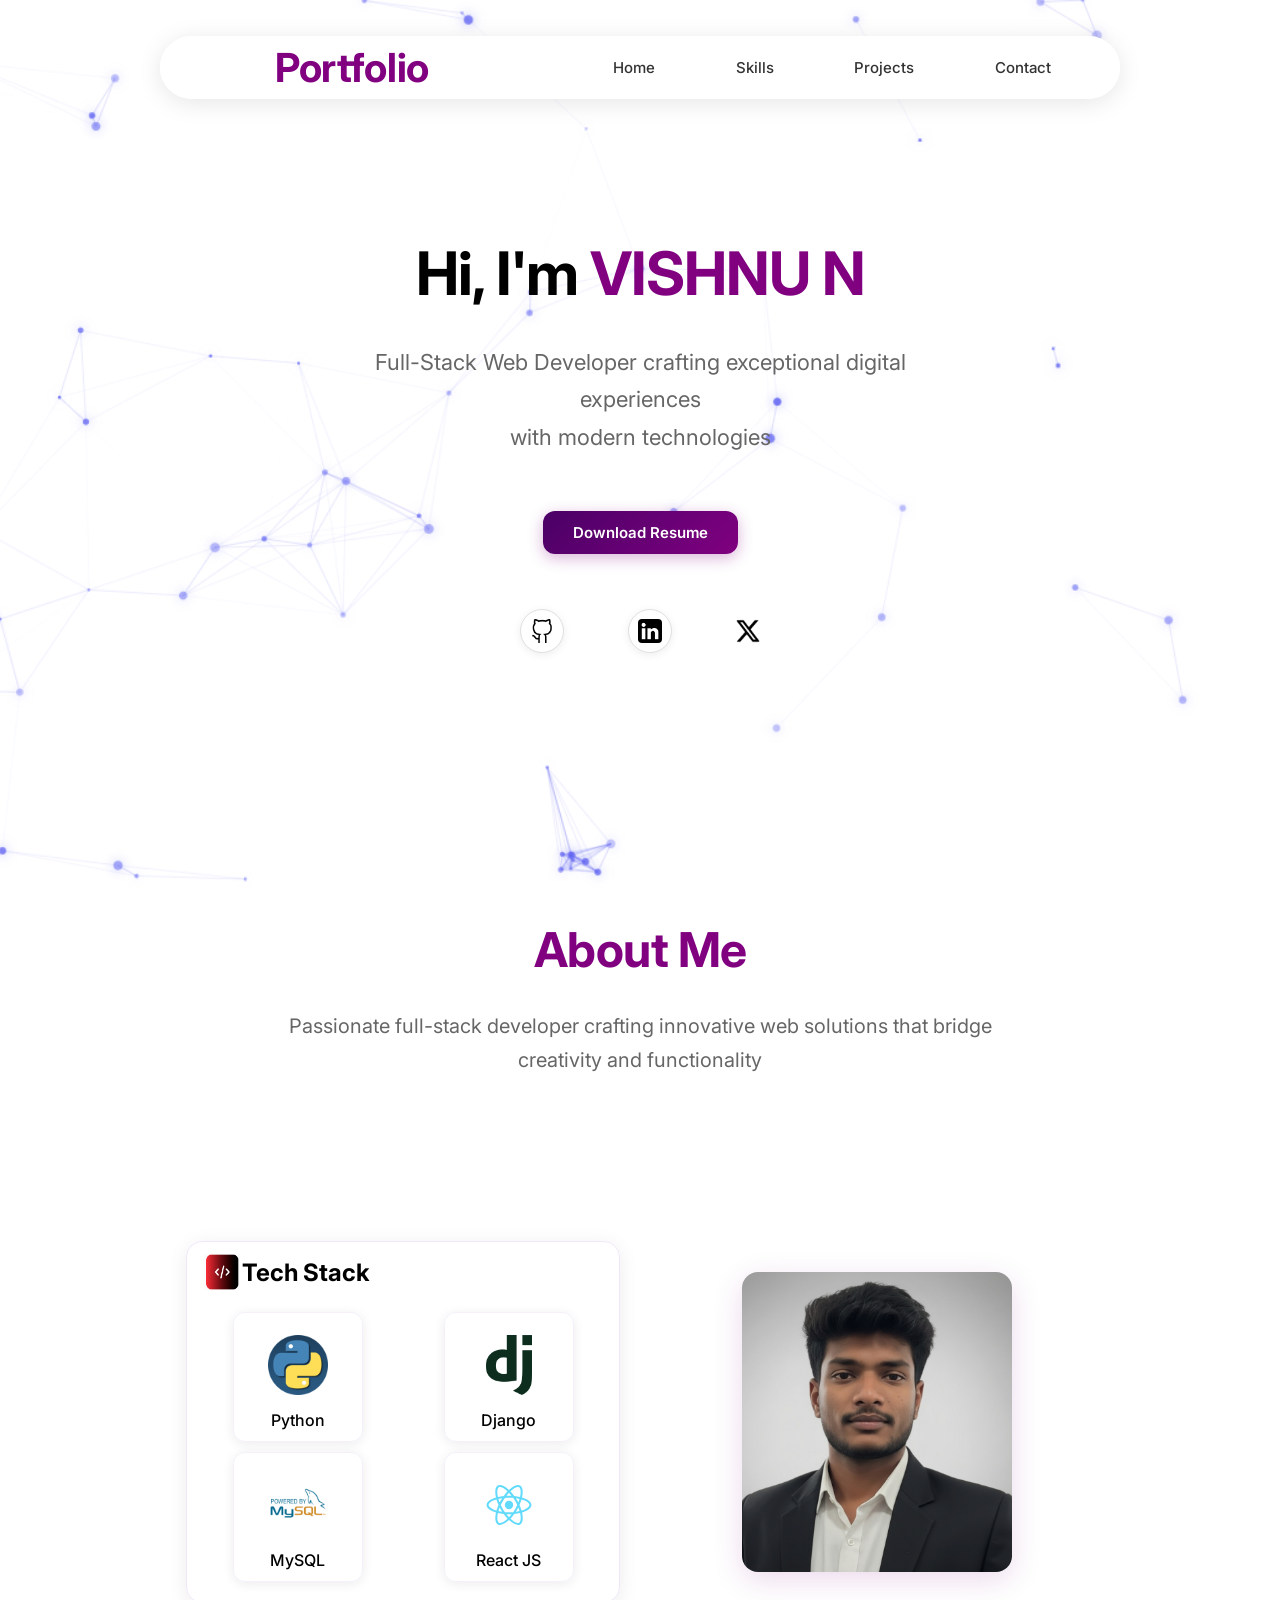
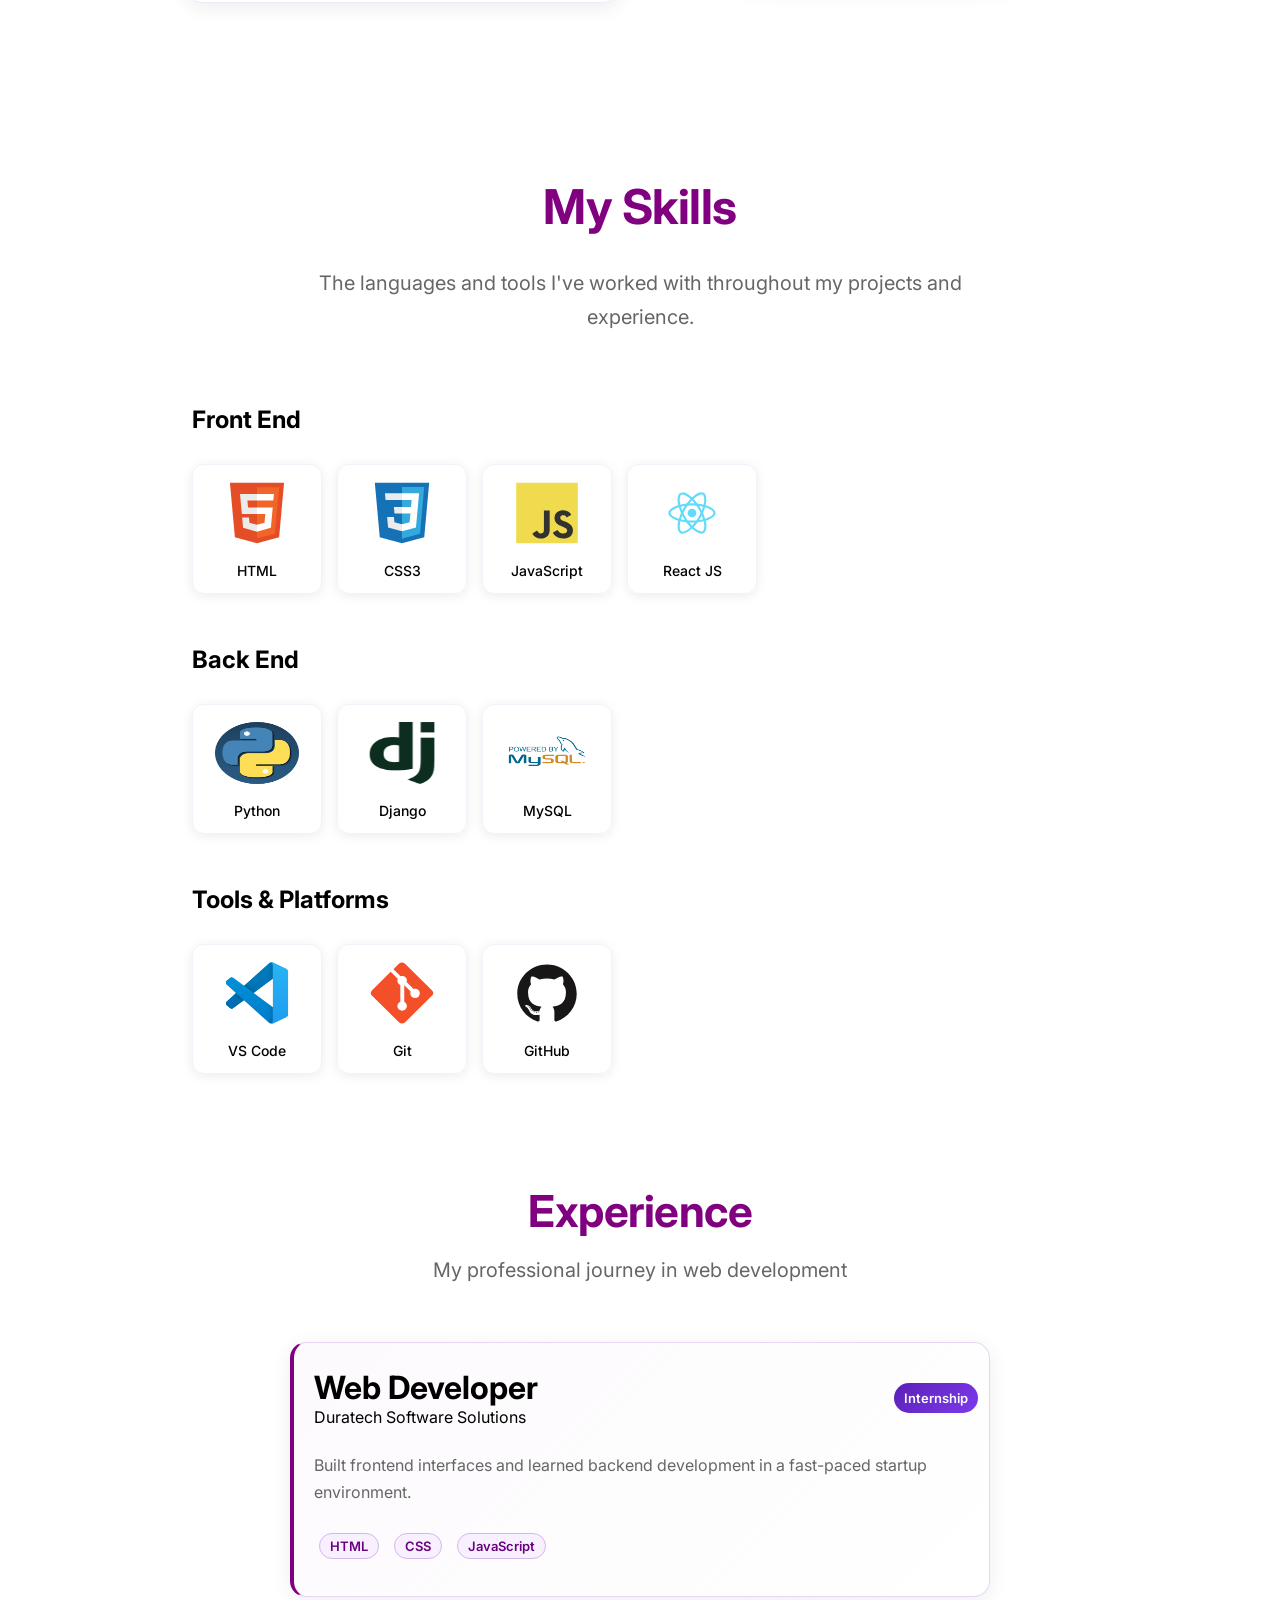
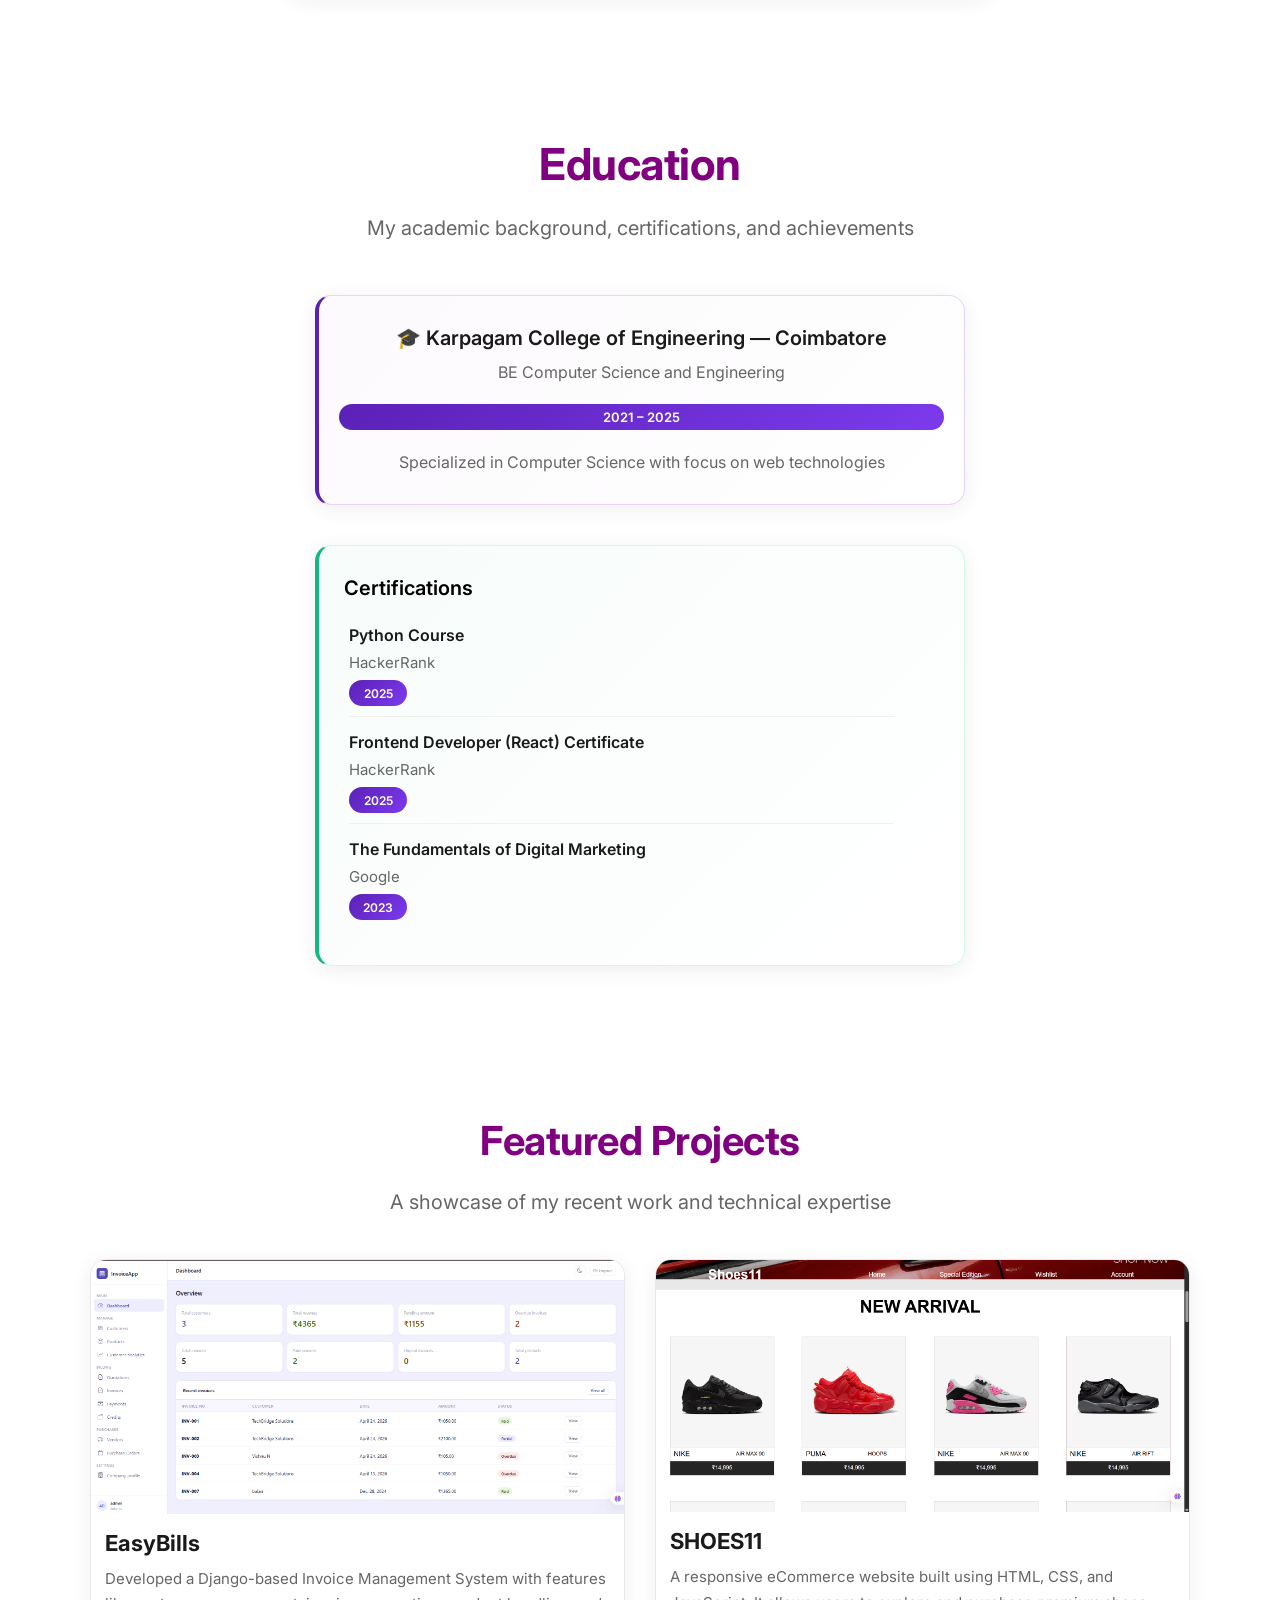
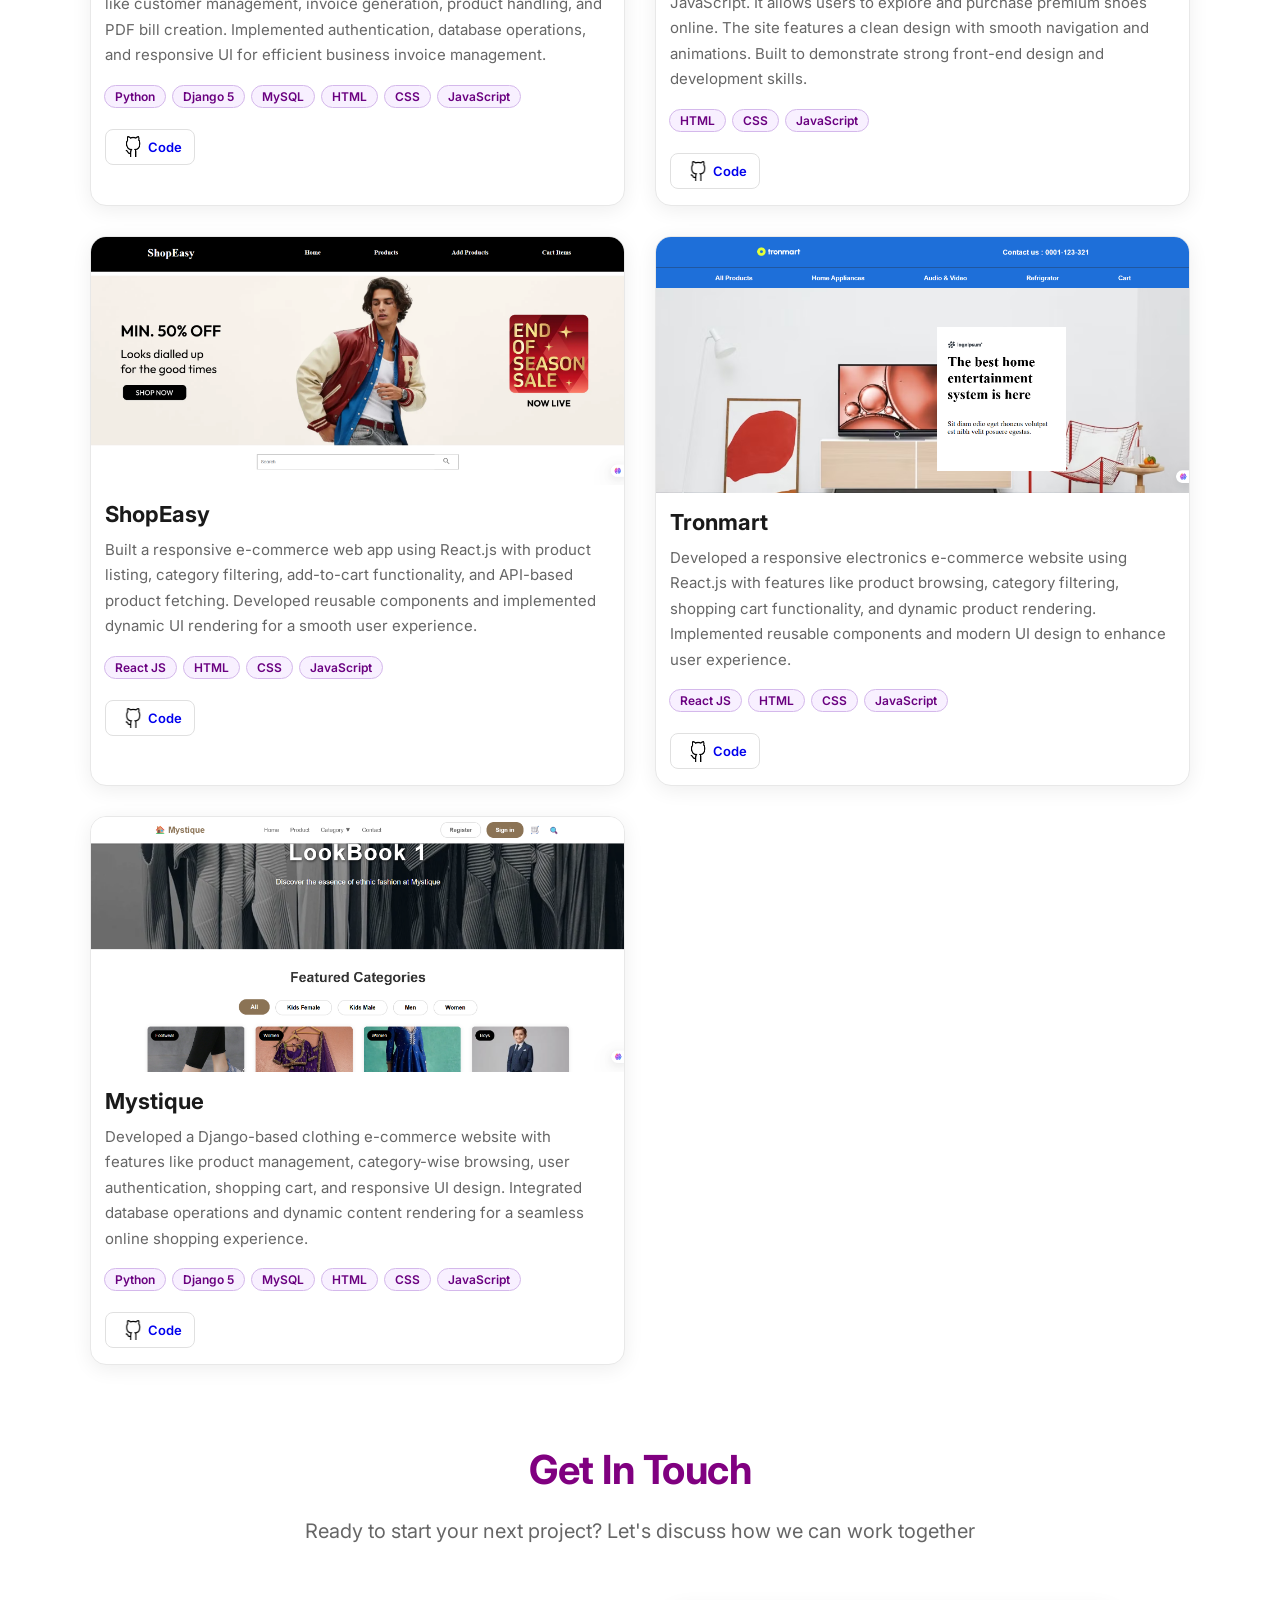
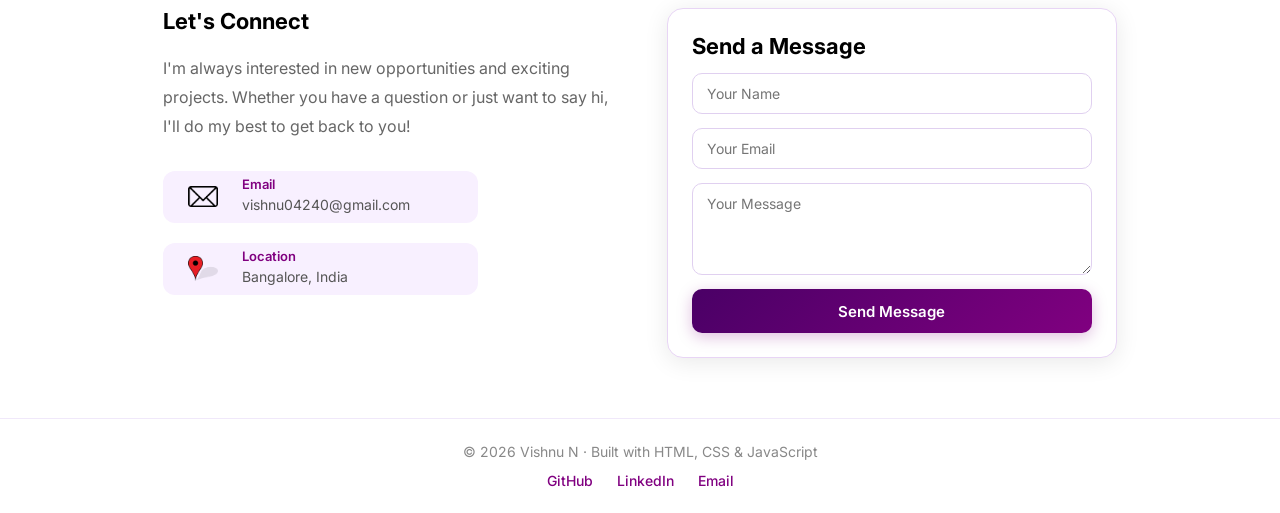
<file: index.html>
<!DOCTYPE html>
<html lang="en">

<head>
    <meta charset="UTF-8">
    <meta name="viewport" content="width=device-width, initial-scale=1.0">
    <link rel="stylesheet" href="./style.css">
    <link rel="preconnect" href="https://fonts.googleapis.com">
    <link href="https://fonts.googleapis.com/css2?family=Inter:wght@400;500;600;700&display=swap" rel="stylesheet">
    <title>VISHNU'S PORTFOLIO</title>
</head>

<body>
    <div class="container">
        <div class="nav">
            <div class="header">
                <div class="head">
                    <h1>Portfolio</h1>
                </div>
                <div class="hamburger" id="hamburger" aria-label="Open menu" role="button" tabindex="0">
                    <span></span>
                    <span></span>
                    <span></span>
                </div>
                <div class="options" id="navOptions">
                    <ul>
                        <li><a href="./index.html">Home</a></li>
                        <li><a href="#skill">Skills</a></li>
                        <li><a href="#projects">Projects</a></li>
                        <li><a href="#contact">Contact</a></li>
                    </ul>
                </div>
            </div>
        </div>

        <div class="poster">
            <div class="main">
                <div class="content">
                    <h1>Hi, I'm <span>VISHNU N</span></h1>
                    <p>Full-Stack Web Developer crafting exceptional digital experiences <br> with modern technologies</p>
                    <button><a href="./resume/vishnu-n_resume.pdf">Download Resume</a></button>
                </div>
                <div class="link">
                    <a href="https://github.com/vishnu04240" target="_blank" title="GitHub"><img src="./links/github-2.jpg" alt="GitHub"></a>
                    <a href="https://www.linkedin.com/in/vishnu-n-039a5b269/" target="_blank" title="LinkedIn"><img src="./links/linkedin.png" alt="LinkedIn"></a>
                    <img src="./links/x.png" alt="X / Twitter">
                </div>
            </div>
        </div>

        <!-- ABOUT -->
        <div class="about">
            <div class="head">
                <h1>About Me</h1>
                <p>Passionate full-stack developer crafting innovative web solutions that bridge<br> creativity and functionality</p>
            </div>
            <div class="container2">
                <div class="content">
                    <div class="tech"><img src="./skills/tech.png" alt="">
                        <h2>Tech Stack</h2>
                    </div>
                    <div class="skills">
                        <div class="sbox"><img src="./skills/python-8665904_1280.png" alt="Python">
                            <p>Python</p>
                        </div>
                        <div class="sbox"><img src="./skills/icons8-django-96.png" alt="Django">
                            <p>Django</p>
                        </div>
                        <div class="sbox"><img src="./skills/mysql-logo.png" alt="MySQL">
                            <p>MySQL</p>
                        </div>
                        <div class="sbox"><img src="./mainskills/React.svg" alt="React">
                            <p>React JS</p>
                        </div>
                        <p id="skill"></p>
                    </div>
                </div>
                <div class="dp">
                    <div class="photo"></div>
                </div>
            </div>
        </div>

        <!-- SKILLS -->
        <div class="mainskills">
            <div class="head">
                <h1 id="skills">My Skills</h1>
                <p>The languages and tools I've worked with throughout my projects and <br>experience.</p>
            </div>
            <div class="content">
                <div class="box">
                    <div class="heading">
                        <h2>Front End</h2>
                    </div>
                    <div class="container">
                        <div class="logocon">
                            <div class="logo"><img src="./mainskills/html5.svg" alt="HTML5"></div>
                            <div class="name"><p>HTML</p></div>
                        </div>
                        <div class="logocon">
                            <div class="logo"><img src="./mainskills/css3.svg" alt="CSS3"></div>
                            <div class="name"><p>CSS3</p></div>
                        </div>
                        <div class="logocon">
                            <div class="logo"><img src="./mainskills/javascript.svg" alt="JavaScript"></div>
                            <div class="name"><p>JavaScript</p></div>
                        </div>
                        <div class="logocon">
                            <div class="logo"><img src="./mainskills/React.svg" alt="React"></div>
                            <div class="name"><p>React JS</p></div>
                        </div>
                    </div>
                </div>
                <div class="box">
                    <div class="heading">
                        <h2>Back End</h2>
                    </div>
                    <div class="container">
                        <div class="logocon">
                            <div class="logo"><img src="./skills/python-8665904_1280.png" alt="Python"></div>
                            <div class="name"><p>Python</p></div>
                        </div>
                        <div class="logocon">
                            <div class="logo"><img src="./skills/icons8-django-96.png" alt="Django"></div>
                            <div class="name"><p>Django</p></div>
                        </div>
                        <div class="logocon">
                            <div class="logo"><img src="./skills/mysql-logo.png" alt="MySQL"></div>
                            <div class="name"><p>MySQL</p></div>
                        </div>
                    </div>
                </div>
                <div class="box">
                    <div class="heading">
                        <h2>Tools & Platforms</h2>
                    </div>
                    <div class="container">
                        <div class="logocon">
                            <div class="logo"><img src="./mainskills/vscode.svg" alt="VS Code"></div>
                            <div class="name"><p>VS Code</p></div>
                        </div>
                        <div class="logocon">
                            <div class="logo"><img src="./mainskills/git.svg" alt="Git"></div>
                            <div class="name"><p>Git</p></div>
                        </div>
                        <div class="logocon">
                            <div class="logo"><img src="./mainskills/github.svg" alt="GitHub"></div>
                            <div class="name"><p>GitHub</p></div>
                        </div>
                    </div>
                </div>
            </div>
        </div>

        <!-- EXPERIENCE -->
        <div class="experience">
            <div class="head">
                <h1>Experience</h1>
                <p>My professional journey in web development</p>
            </div>
            <div class="content">
                <div class="heading">
                    <div class="con">
                        <h1>Web Developer</h1>
                        <p>Duratech Software Solutions</p>
                    </div>
                    <div class="con2">
                        <span><p>Internship</p></span>
                    </div>
                </div>
                <div class="para">
                    Built frontend interfaces and learned backend development in a fast-paced startup environment.
                </div>
                <div class="tech">
                    <span>HTML</span>
                    <span>CSS</span>
                    <span>JavaScript</span>
                </div>
            </div>
        </div>

        <!-- EDUCATION -->
        <div class="education">
            <div class="head">
                <h1>Education</h1>
                <p>My academic background, certifications, and achievements</p>
            </div>
            <div class="content">
                <div class="box">
                    <h2>🎓 Karpagam College of Engineering — Coimbatore</h2>
                    <p>BE Computer Science and Engineering</p>
                    <span>2021 – 2025</span>
                    <p>Specialized in Computer Science with focus on web technologies</p>
                </div>
                <div class="box2">
                    <h2>Certifications</h2>
                    <div class="ssbox">
                        <h3>Python Course</h3>
                        <p>HackerRank</p>
                        <span>2025</span>
                    </div>
                    <div class="ssbox">
                        <h3>Frontend Developer (React) Certificate</h3>
                        <p>HackerRank</p>
                        <span>2025</span>
                    </div>
                    <div class="ssbox">
                        <h3>The Fundamentals of Digital Marketing</h3>
                        <p>Google</p>
                        <span>2023</span>
                    </div>
                </div>
                <p id="projects"></p>
            </div>
        </div>

        <!-- PROJECTS -->
        <div class="project">
            <div class="head">
                <h1>Featured Projects</h1>
                <p>A showcase of my recent work and technical expertise</p>
            </div>
            <div class="conta">

                <!-- EasyBills -->
                <div class="box">
                    <div class="photo"><img src="./projects/invoice.png" alt="EasyBills project"></div>
                    <div class="define">
                        <h1>EasyBills</h1>
                        <p>Developed a Django-based Invoice Management System with features like customer management, invoice generation, product handling, and PDF bill creation. Implemented authentication, database operations, and responsive UI for efficient business invoice management.</p>
                    </div>
                    <div class="tech">
                        <span>Python</span><span>Django 5</span><span>MySQL</span><span>HTML</span><span>CSS</span><span>JavaScript</span>
                    </div>
                    <div class="btnc" style="display:flex; gap:10px;">
                        <a href="https://github.com/vishnu04240/easybill" target="_blank" style="text-decoration:none;">
                            <div class="sbbb">
                                <div class="logo"><img src="./links/github-2.jpg" alt="GitHub"></div>
                                <div class="text">Code</div>
                            </div>
                        </a>
                        
                    </div>
                </div>

                <!-- SHOES11 -->
                <div class="box">
                    <div class="photo"><img src="./projects/shoes11.png" alt="SHOES11 project"></div>
                    <div class="define">
                        <h1>SHOES11</h1>
                        <p>A responsive eCommerce website built using HTML, CSS, and JavaScript. It allows users to explore and purchase premium shoes online. The site features a clean design with smooth navigation and animations. Built to demonstrate strong front-end design and development skills.</p>
                    </div>
                    <div class="tech">
                        <span>HTML</span><span>CSS</span><span>JavaScript</span>
                    </div>
                    <div class="btnc" style="display:flex; gap:10px;">
                        <a href="https://github.com/vishnu04240/shoes11" target="_blank" style="text-decoration:none;">
                            <div class="sbbb">
                                <div class="logo"><img src="./links/github-2.jpg" alt="GitHub"></div>
                                <div class="text">Code</div>
                            </div>
                        </a>
                        
                    </div>
                </div>

                <!-- ShopEasy -->
                <div class="box">
                    <div class="photo"><img src="./projects/shopeasy.png" alt="ShopEasy project"></div>
                    <div class="define">
                        <h1>ShopEasy</h1>
                        <p>Built a responsive e-commerce web app using React.js with product listing, category filtering, add-to-cart functionality, and API-based product fetching. Developed reusable components and implemented dynamic UI rendering for a smooth user experience.</p>
                    </div>
                    <div class="tech">
                        <span>React JS</span><span>HTML</span><span>CSS</span><span>JavaScript</span>
                    </div>
                    <div class="btnc" style="display:flex; gap:10px;">
                        <a href="https://github.com/vishnu04240/storeshops" target="_blank" style="text-decoration:none;">
                            <div class="sbbb">
                                <div class="logo"><img src="./links/github-2.jpg" alt="GitHub"></div>
                                <div class="text">Code</div>
                            </div>
                        </a>
                        
                    </div>
                </div>

                <!-- Tronmart -->
                <div class="box">
                    <div class="photo"><img src="./projects/tronmart.png" alt="Tronmart project"></div>
                    <div class="define">
                        <h1>Tronmart</h1>
                        <p>Developed a responsive electronics e-commerce website using React.js with features like product browsing, category filtering, shopping cart functionality, and dynamic product rendering. Implemented reusable components and modern UI design to enhance user experience.</p>
                    </div>
                    <div class="tech">
                        <span>React JS</span><span>HTML</span><span>CSS</span><span>JavaScript</span>
                    </div>
                    <div class="btnc">
                        <a href="https://github.com/vishnu04240/tronmart" target="_blank" style="text-decoration:none;">
                            <div class="sbbb">
                                <div class="logo"><img src="./links/github-2.jpg" alt="GitHub"></div>
                                <div class="text">Code</div>
                            </div>
                        </a>
                    </div>
                </div>

                <!-- Mystique -->
                <div class="box">
                    <div class="photo"><img src="./projects/clothing.png" alt="Mystique project"></div>
                    <div class="define">
                        <h1>Mystique</h1>
                        <p>Developed a Django-based clothing e-commerce website with features like product management, category-wise browsing, user authentication, shopping cart, and responsive UI design. Integrated database operations and dynamic content rendering for a seamless online shopping experience.</p>
                    </div>
                    <div class="tech">
                        <span>Python</span><span>Django 5</span><span>MySQL</span><span>HTML</span><span>CSS</span><span>JavaScript</span>
                    </div>
                    <div class="btnc">
                        <a href="https://github.com/divyanshugithubgoyal/Online_Cloth_Store/tree/main/mystique_store" target="_blank" style="text-decoration:none;">
                            <div class="sbbb">
                                <div class="logo"><img src="./links/github-2.jpg" alt="GitHub"></div>
                                <div class="text">Code</div>
                            </div>
                        </a>
                    </div>
                </div>

            </div>
            <p id="contact"></p>
        </div>

        <!-- CONTACT -->
        <div class="contact">
            <div class="head">
                <h1>Get In Touch</h1>
                <p>Ready to start your next project? Let's discuss how we can work together</p>
            </div>
            <div class="mainbox">
                <div class="connect">
                    <h2>Let's Connect</h2>
                    <p>I'm always interested in new opportunities and exciting projects. Whether you have a question or just want to say hi, I'll do my best to get back to you!</p>
                    <div class="cbox">
                        <div class="img"><img src="./contact/email.webp" alt="Email"></div>
                        <div class="details">
                            <h3>Email</h3>
                            <p>vishnu04240@gmail.com</p>
                        </div>
                    </div>
                    <div class="cbox">
                        <div class="img"><img src="./contact/loc2.webp" alt="Location"></div>
                        <div class="details">
                            <h3>Location</h3>
                            <p>Bangalore, India</p>
                        </div>
                    </div>
                </div>
                <!-- FIXED: Formspree contact form -->
                <form class="message" action="https://formspree.io/f/xzdovqol" method="POST">
                    <h2>Send a Message</h2>
                    <input type="text" name="name" placeholder="Your Name" required>
                    <input type="email" name="email" placeholder="Your Email" required>
                    <textarea name="message" placeholder="Your Message" rows="4" required></textarea>
                    <button type="submit" class="button">Send Message</button>
                </form>
            </div>
        </div>

        <!-- FOOTER -->
        <footer class="footer">
            <p>© 2026 Vishnu N · Built with HTML, CSS & JavaScript</p>
            <div class="footer-links">
                <a href="https://github.com/vishnu04240" target="_blank">GitHub</a>
                <a href="https://www.linkedin.com/in/vishnu-n-039a5b269/" target="_blank">LinkedIn</a>
                <a href="mailto:vishnu04240@gmail.com">Email</a>
            </div>
        </footer>
    </div>

    <script>
        const hamburger = document.getElementById('hamburger');
        const navOptions = document.getElementById('navOptions');

        hamburger.addEventListener('click', () => {
            navOptions.classList.toggle('open');
            hamburger.classList.toggle('active');
        });

        navOptions.querySelectorAll('a').forEach(link => {
            link.addEventListener('click', () => {
                navOptions.classList.remove('open');
                hamburger.classList.remove('active');
            });
        });

        document.addEventListener('click', (e) => {
            if (!hamburger.contains(e.target) && !navOptions.contains(e.target)) {
                navOptions.classList.remove('open');
                hamburger.classList.remove('active');
            }
        });
    </script>
</body>
</html>
</file>
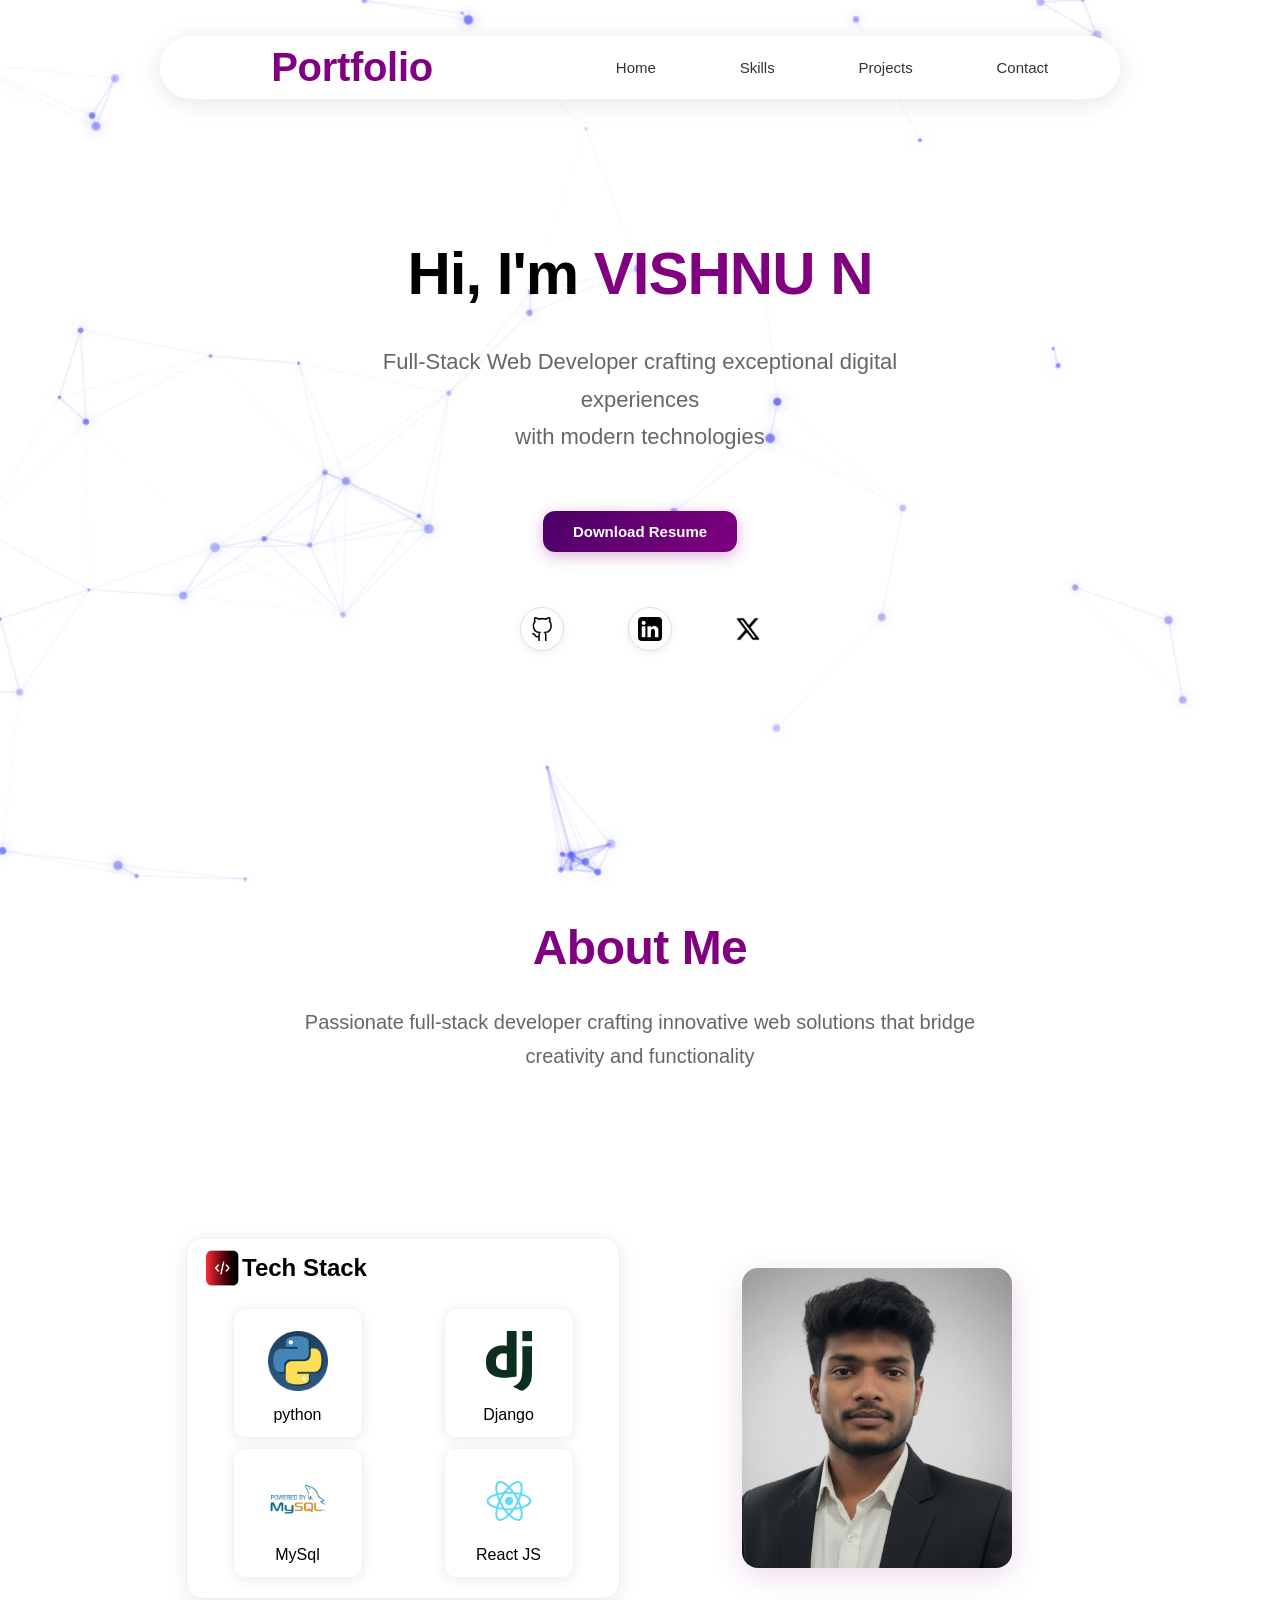
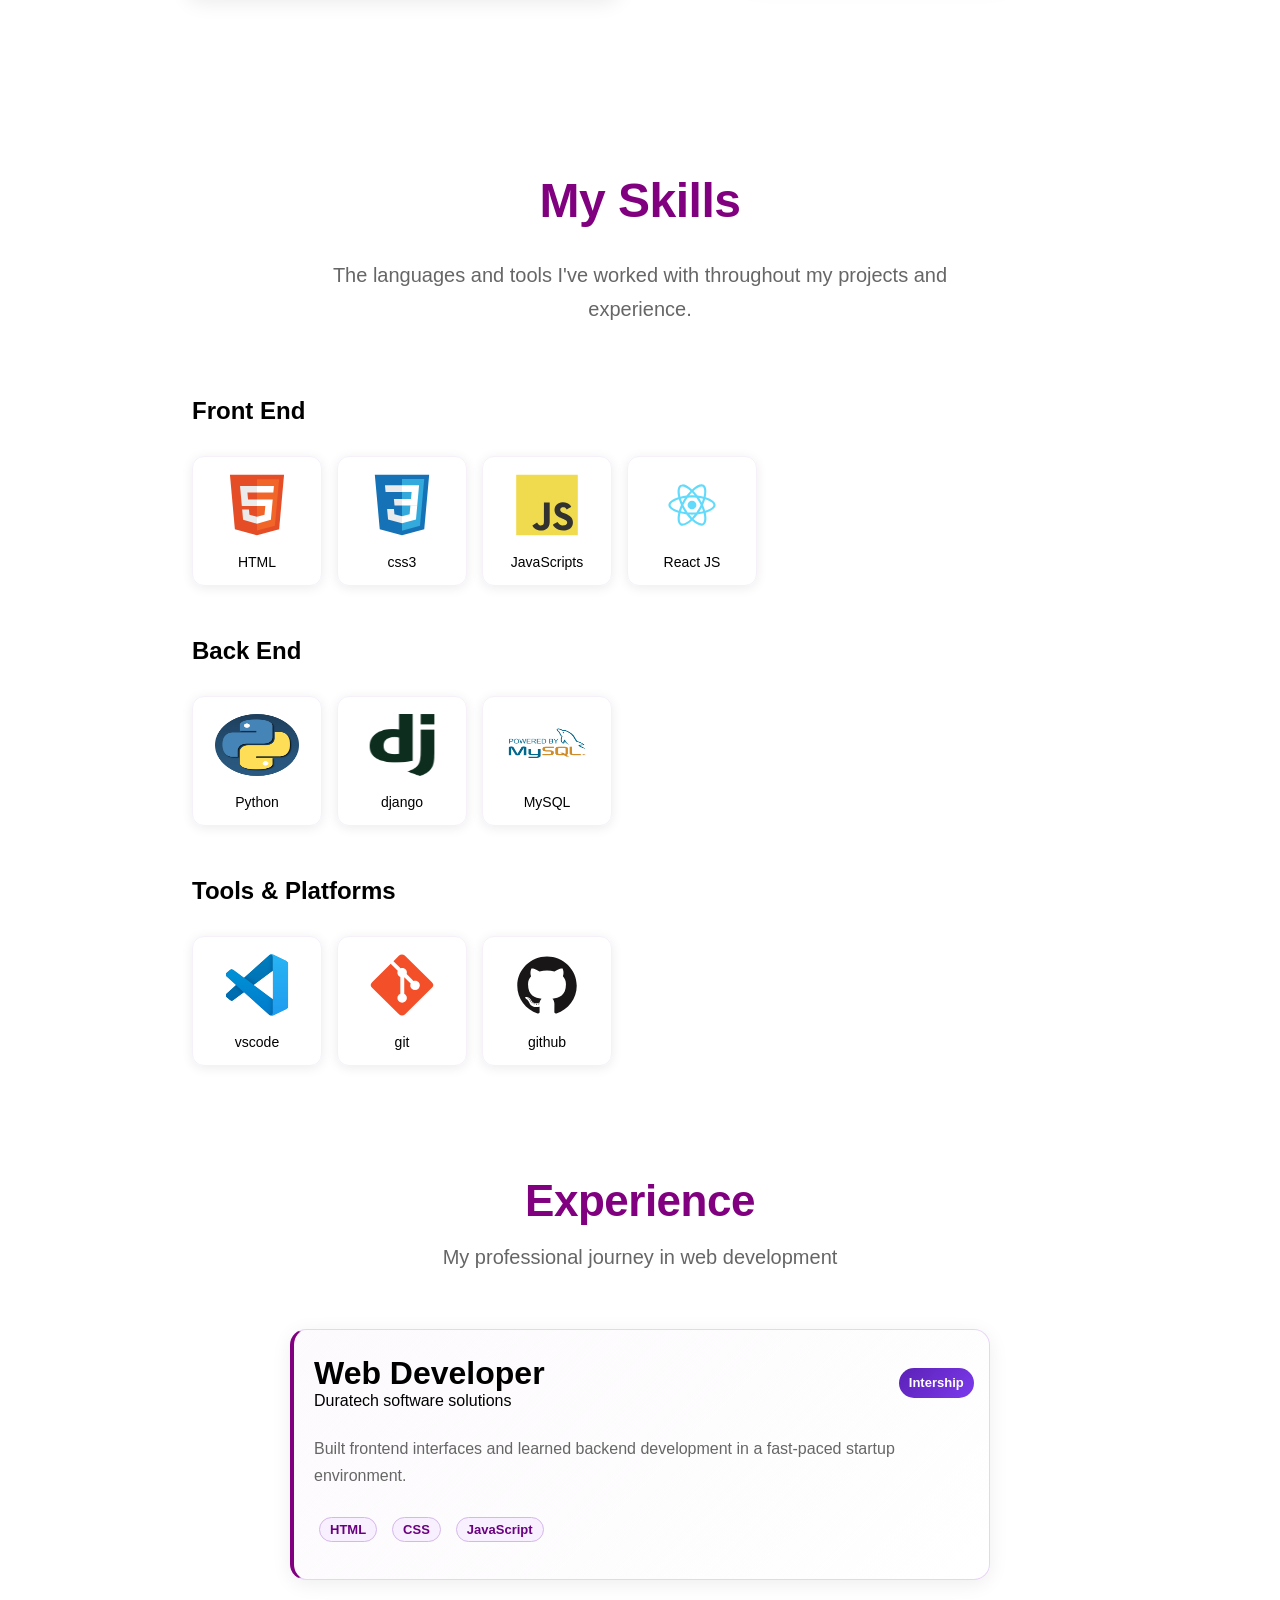
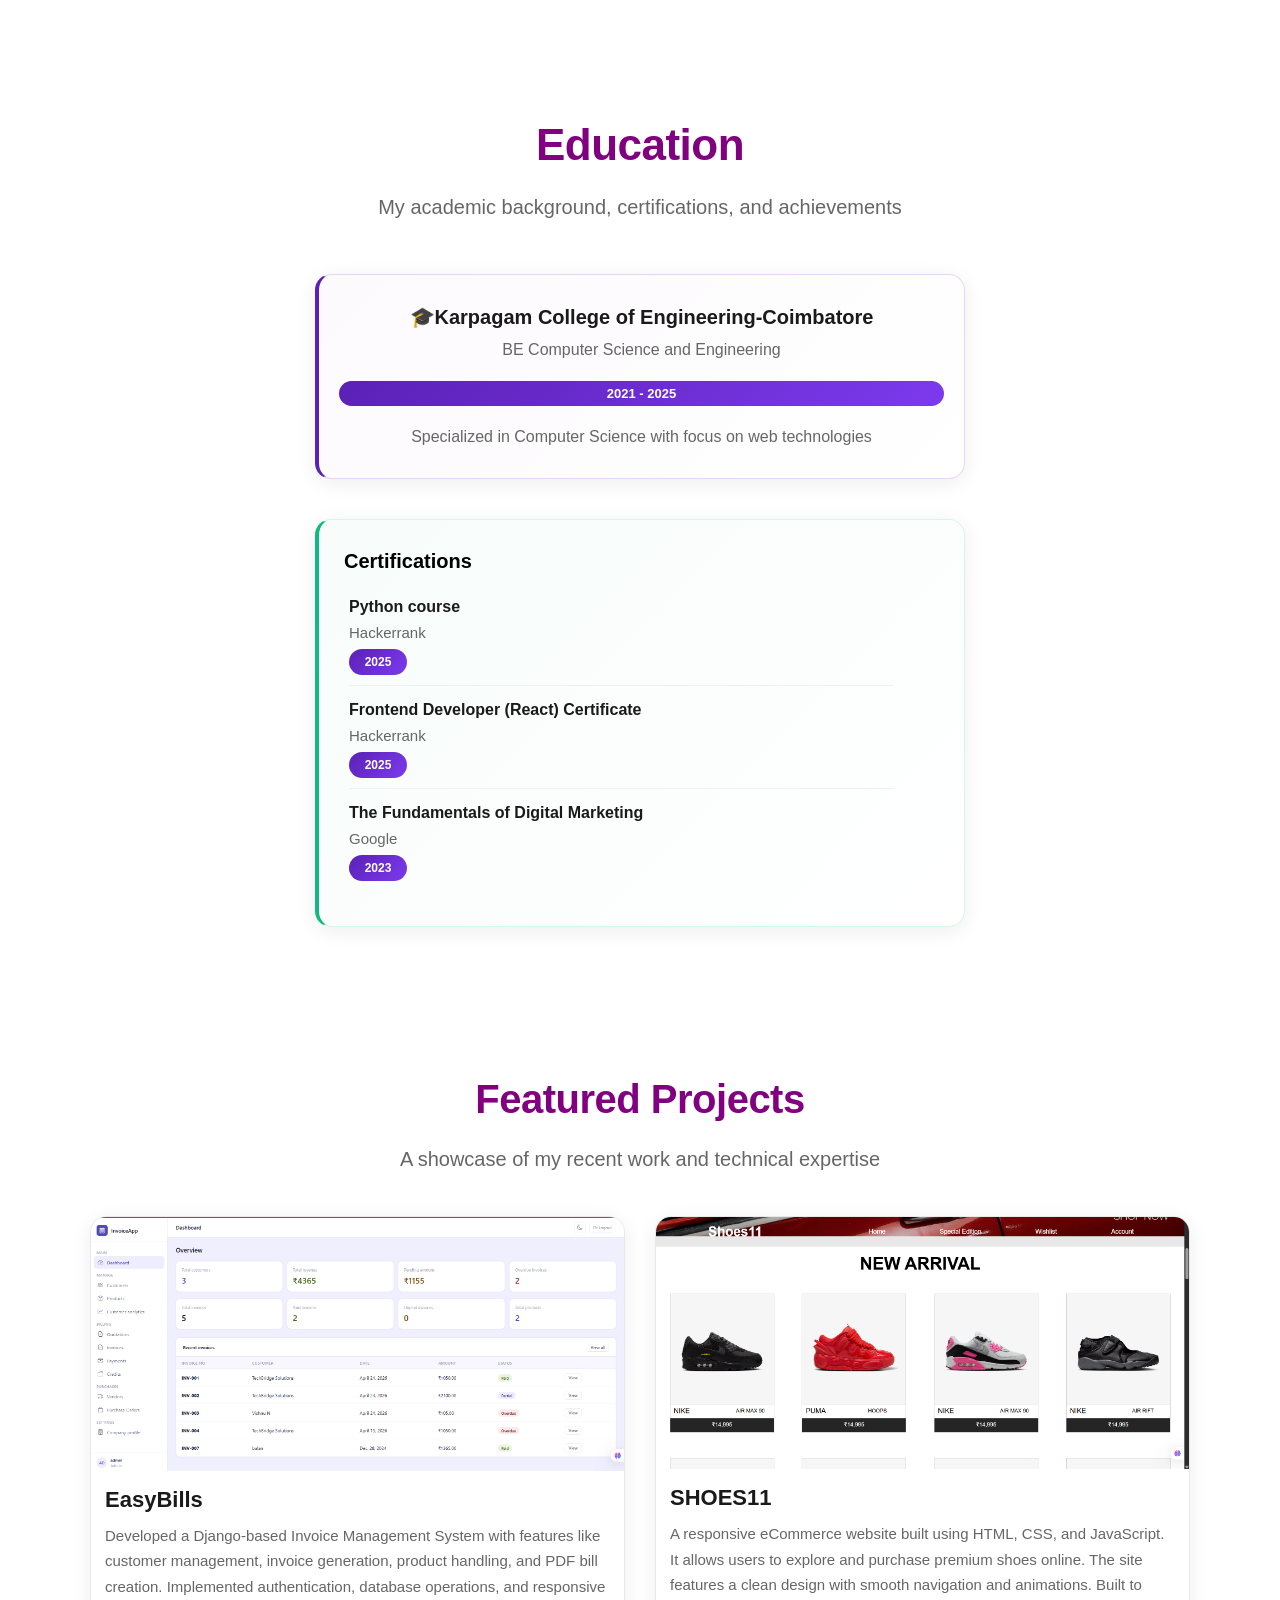
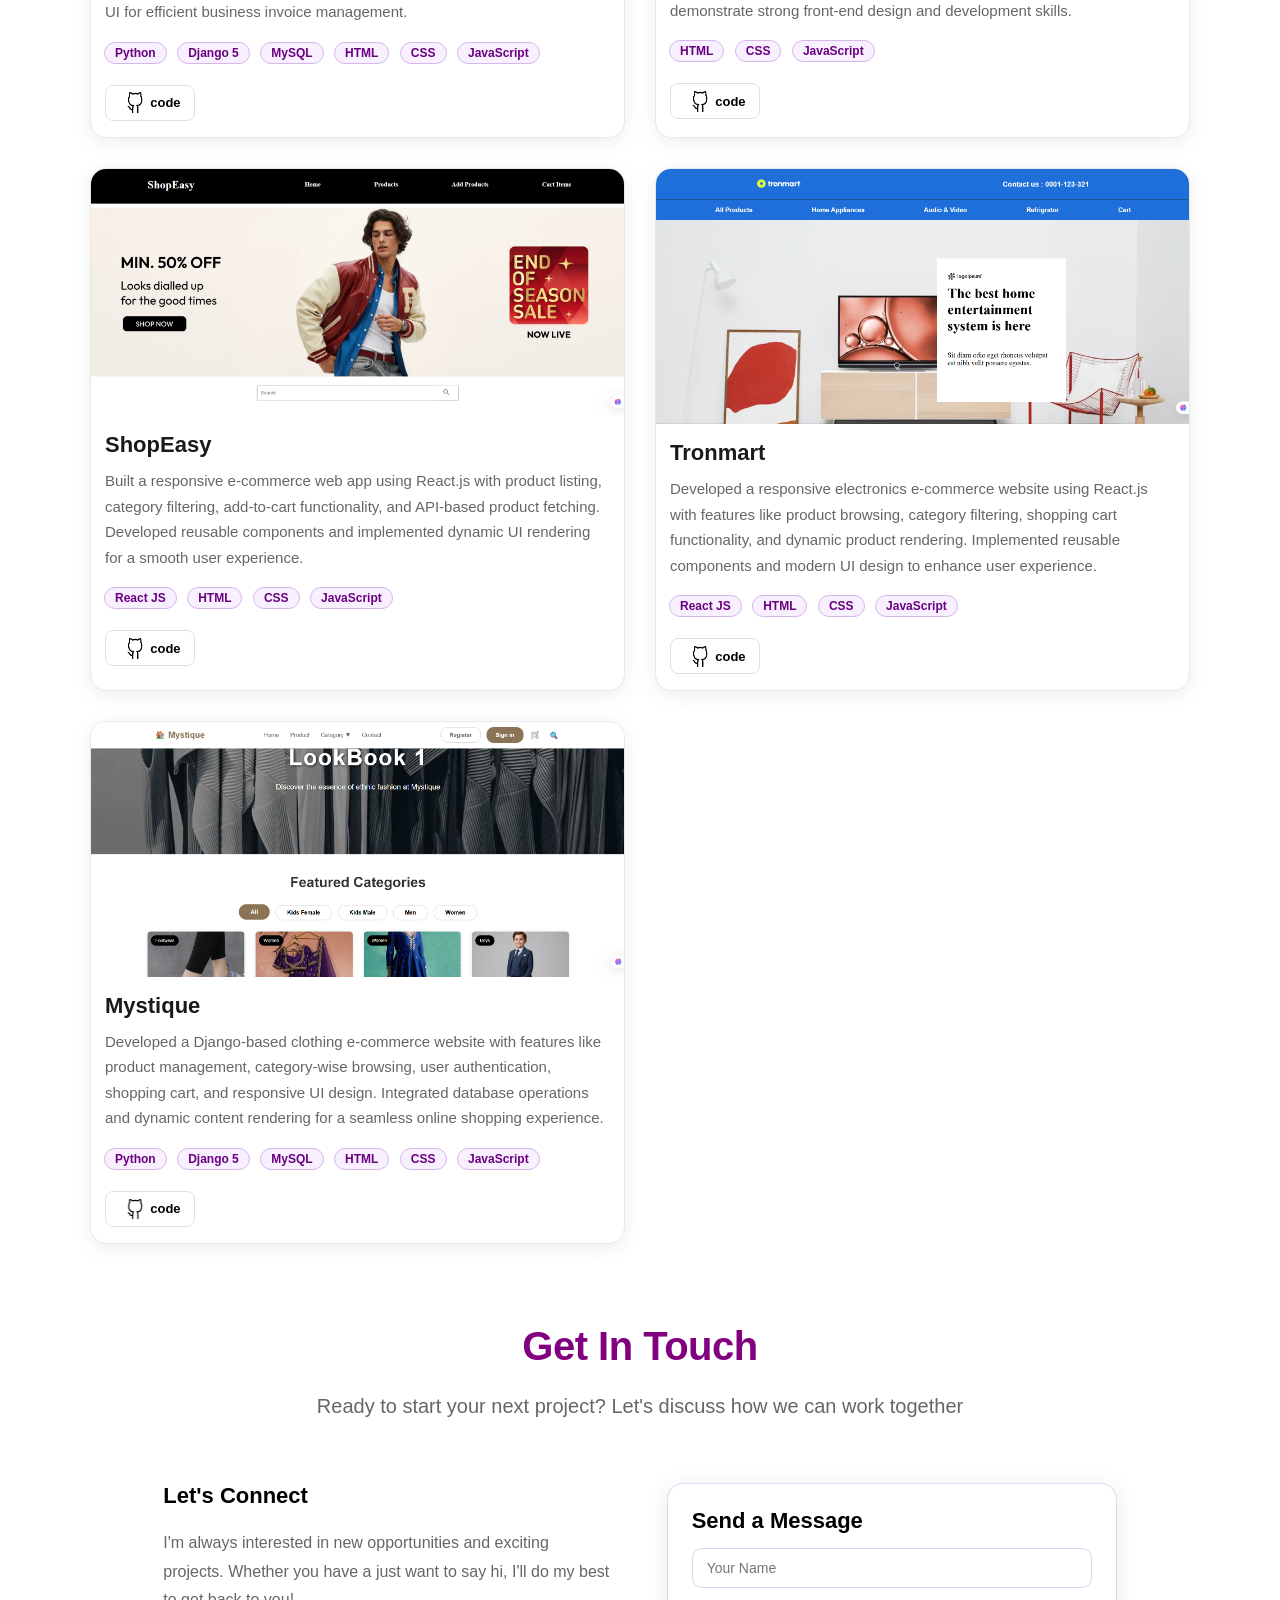
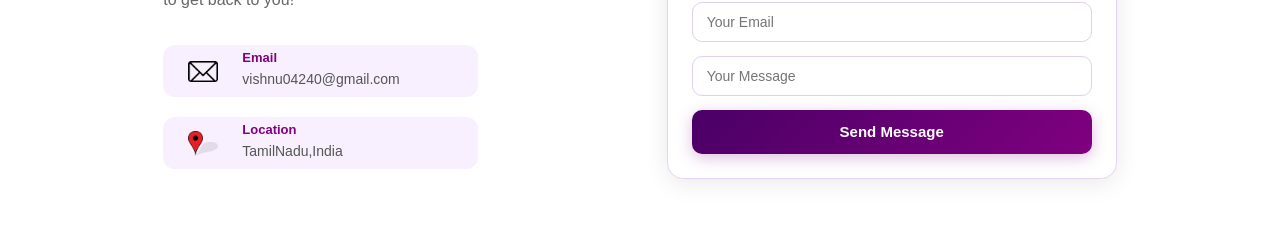
<file: index1.html>
<!DOCTYPE html>
<html lang="en">

<head>
    <meta charset="UTF-8">
    <meta name="viewport" content="width=device-width, initial-scale=1.0">
    <link rel="stylesheet" href="./style.css">
    <title>VISHNU'S PORTFOLIO</title>
</head>

<body>
    <div class="container">
        <div class="nav">
            <div class="header">
                <div class="head">
                    <h1>Portfolio</h1>
                </div>
                <div class="options">
                    <ul>
                        <li><a href="./index.html">Home</a></li>
                        <li><a href="#skill">Skills</a></li>
                        <li><a href="#projects">Projects</a></li>
                        <li><a href="#contact">Contact</a></li>
                    </ul>
                </div>
            </div>
        </div>

        <div class="poster">
            <div class="main">
                <div class="content">
                    <h1>Hi, I'm <span>VISHNU N</span></h1>

                    <p>Full-Stack Web Developer crafting exceptional digital experiences <br> with modern technologies
                    </p>

                    <button><a href="./resume/vishnu-n_resume.pdf">Download Resume</a></button>
                </div>
                <div class="link">
                    <a href="https://github.com/vishnu04240"><img src="./links/github-2.jpg" alt=""></a>
                    <a href="https://www.linkedin.com/in/vishnu-n-039a5b269/"><img src="./links/linkedin.png"
                            alt=""></a>
                    <img src="./links/x.png" alt="">
                </div>
            </div>
        </div>
        <!-- ABOUT -->
        <div class="about">
            <div class="head">
                <h1>About Me</h1>
                <p>Passionate full-stack developer crafting innovative web solutions that bridge<br> creativity and
                    functionality</p>
            </div>
            <div class="container2">
                <div class="content">
                    <div class="tech"><img src="./skills/tech.png" alt="">
                        <h2>Tech Stack</h2>
                    </div>
                    <div class="skills">
                        <div class="sbox"><img src="./skills/python-8665904_1280.png" alt="">
                            <p>python</p>
                        </div>
                        <div class="sbox"><img src="./skills/icons8-django-96.png" alt="">
                            <p>Django</p>
                        </div>
                        <div class="sbox"><img src="./skills/mysql-logo.png" alt="">
                            <p>MySql</p>
                        </div>
                        <div class="sbox"><img src="./mainskills/React.svg" alt="">
                            <p>React JS</p>
                        </div>
                        <p id="skill"></p>
                    </div>
                </div>
                <div class="dp">
                    <div class="photo"></div>
                </div>
            </div>
        </div>
        <!-- skills -->
        <div class="mainskills">
            <div class="head">
                <h1 id="skills">My Skills</h1>
                <p>The languages and tools I've worked with throughout my projects and <br>experience.</p>
            </div>
            <div class="content">
                <div class="box">
                    <div class="heading">
                        <h2>Front End</h2>
                    </div>
                    <div class="container">
                        <div class="logocon">
                            <div class="logo"><img src="./mainskills/html5.svg" alt=""></div>
                            <div class="name">
                                <p>HTML</p>
                            </div>
                        </div>
                        <div class="logocon">
                            <div class="logo"><img src="./mainskills/css3.svg" alt=""></div>
                            <div class="name">
                                <p>css3</p>
                            </div>
                        </div>
                        <div class="logocon">
                            <div class="logo"><img src="./mainskills/javascript.svg" alt=""></div>
                            <div class="name">
                                <p>JavaScripts</p>
                            </div>
                        </div>
                        <div class="logocon">
                            <div class="logo"><img src="./mainskills/React.svg" alt=""></div>
                            <div class="name">
                                <p>React JS</p>
                            </div>
                        </div>
                    </div>
                </div>
                <!-- backend -->
                <div class="box">
                    <div class="heading">
                        <h2>Back End</h2>
                    </div>
                    <div class="container">
                        <div class="logocon">
                            <div class="logo"><img src="./skills/python-8665904_1280.png" alt=""></div>
                            <div class="name">
                                <p>Python</p>
                            </div>
                        </div>
                        <div class="logocon">
                            <div class="logo"><img src="./skills/icons8-django-96.png" alt=""></div>
                            <div class="name">
                                <p>django</p>
                            </div>
                        </div>
                        <div class="logocon">
                            <div class="logo"><img src="./skills/mysql-logo.png" alt=""></div>
                            <div class="name">
                                <p>MySQL</p>
                            </div>
                        </div>
                    </div>
                </div>
                <!-- Tools & Platforms -->
                <div class="box">
                    <div class="heading">
                        <h2>Tools & Platforms</h2>
                    </div>
                    <div class="container">
                        <div class="logocon">
                            <div class="logo"><img src="./mainskills/vscode.svg" alt=""></div>
                            <div class="name">
                                <p>vscode</p>
                            </div>
                        </div>
                        <div class="logocon">
                            <div class="logo"><img src="./mainskills/git.svg" alt=""></div>
                            <div class="name">
                                <p>git</p>
                            </div>
                        </div>
                        <div class="logocon">
                            <div class="logo"><img src="./mainskills/github.svg" alt=""></div>
                            <div class="name">
                                <p>github</p>
                            </div>
                        </div>
                    </div>
                </div>
            </div>
        </div>

        <!-- Experience -->
        <div class="experience">
            <div class="head">
                <h1>Experience</h1>
                <p>My professional journey in web development</p>
            </div>
            <div class="content">
                <div class="heading">
                    <div class="con">
                        <h1>Web Developer</h1>
                        <p> Duratech software solutions</p>
                    </div>
                    <div class="con2">
                        <span>
                            <p>Intership</p>
                        </span>
                    </div>
                </div>

                <div class="para">
                    Built frontend interfaces and learned backend development in a fast-paced startup environment.
                </div>
                <div class="tech">
                    <span>HTML</span>
                    <span>CSS</span>
                    <span>JavaScript</span>
                </div>
            </div>
        </div>

        <!-- Education -->
        <div class="education">
            <div class="head">
                <h1>Education</h1>
                <p>My academic background, certifications, and achievements</p>
            </div>
            <div class="content">
                <div class="box">
                    <h2>🎓Karpagam College of Engineering-Coimbatore</h2>
                    <p> BE Computer Science and Engineering</p>
                    <span> 2021 - 2025</span>
                    <p>Specialized in Computer Science with focus on web technologies</p>
                </div>
                <div class="box2">
                    <h2>Certifications</h2>

                    <div class="ssbox">
                        <h3>Python course</h3>
                        <p>Hackerrank</p>
                        <span>2025</span>
                    </div>

                    <div class="ssbox">
                        <h3>Frontend Developer (React) Certificate</h3>
                        <p>Hackerrank</p>
                        <span>2025</span>
                    </div>

                    <div class="ssbox">
                        <h3> The Fundamentals of Digital Marketing</h3>
                        <p>Google</p>
                        <span>2023</span>
                    </div>
                </div>

                <p id="projects"></p>
            </div>
        </div>

        <!-- project -->

        <div class="project">
            <div class="head">
                <h1>Featured Projects</h1>
                <p>A showcase of my recent work and technical expertise</p>
            </div>
            <div class="conta">
                <div class="box">
                    <div class="photo">
                        <img src="./projects/invoice.png" alt="">
                    </div>
                    <div class="define">
                        <h1>EasyBills</h1>
                        <p> Developed a Django-based Invoice Management System with features like customer management,
                            invoice generation, product handling, and PDF bill creation. Implemented authentication,
                            database operations, and responsive UI for efficient business invoice management.</p>
                    </div>
                    <div class="tech">
                        <span>Python</span>
                        <span>Django 5</span>
                        <span>MySQL</span>
                        <span>HTML</span>
                        <span>CSS</span>
                        <span>JavaScript</span>
                    </div>
                    <div class="btnc">
                        <div class="sbbb">
                            <div class="logo"><img src="./links/github-2.jpg" alt=""></div>
                            <div class="text">code</div>
                        </div>
                    </div>
                </div>
                <div class="box">
                    <div class="photo">
                        <img src="./projects/shoes11.png" alt="">
                    </div>
                    <div class="define">
                        <h1>SHOES11</h1>
                        <p>A responsive eCommerce website built using HTML, CSS, and JavaScript.
                            It allows users to explore and purchase premium shoes online.
                            The site features a clean design with smooth navigation and animations.
                            Built to demonstrate strong front-end design and development skills.</p>
                    </div>
                    <div class="tech">
                        <span>HTML</span>
                        <span>CSS</span>
                        <span>JavaScript</span>
                    </div>
                    <div class="btnc">
                        <div class="sbbb">
                            <div class="logo"><img src="./links/github-2.jpg" alt=""></div>
                            <div class="text">code</div>
                        </div>
                    </div>
                </div>
                <div class="box">
                    <div class="photo">
                        <img src="./projects/shopeasy.png" alt="">
                    </div>
                    <div class="define">
                        <h1>ShopEasy</h1>
                        <p>Built a responsive e-commerce web app using React.js with product listing, category
                            filtering, add-to-cart functionality, and API-based product fetching. Developed reusable
                            components and implemented dynamic UI rendering for a smooth user experience.
                        </p>
                    </div>
                    <div class="tech">
                        <span>React JS</span>
                        <span>HTML</span>
                        <span>CSS</span>
                        <span>JavaScript</span>
                    </div>
                    <div class="btnc">
                        <div class="sbbb">
                            <div class="logo"><img src="./links/github-2.jpg" alt=""></div>
                            <div class="text">code</div>
                        </div>
                    </div>
                </div>
                <div class="box">
                    <div class="photo">
                        <img src="./projects/tronmart.png" alt="">
                    </div>
                    <div class="define">
                        <h1>Tronmart</h1>
                        <p>Developed a responsive electronics e-commerce website using React.js with features like
                            product browsing, category filtering, shopping cart functionality, and dynamic product
                            rendering. Implemented reusable components and modern UI design to enhance user experience.

                        </p>
                    </div>
                    <div class="tech">
                        <span>React JS</span>
                        <span>HTML</span>
                        <span>CSS</span>
                        <span>JavaScript</span>
                    </div>
                    <div class="btnc">
                        <div class="sbbb">
                            <div class="logo"><img src="./links/github-2.jpg" alt=""></div>
                            <div class="text">code</div>
                        </div>
                    </div>
                </div>
                <div class="box">
                    <div class="photo">
                        <img src="./projects/clothing.png" alt="">
                    </div>
                    <div class="define">
                        <h1>Mystique</h1>
                        <p> Developed a Django-based clothing e-commerce website with features like product management,
                            category-wise browsing, user authentication, shopping cart, and responsive UI design.
                            Integrated database operations and dynamic content rendering for a seamless online shopping
                            experience.
                        </p>
                    </div>
                    <div class="tech">
                        <span>Python</span>
                        <span>Django 5</span>
                        <span>MySQL</span>
                        <span>HTML</span>
                        <span>CSS</span>
                        <span>JavaScript</span>
                    </div>
                    <div class="btnc">
                        <div class="sbbb">
                            <div class="logo"><img src="./links/github-2.jpg" alt=""></div>
                            <div class="text">code</div>
                        </div>
                    </div>
                </div>
            </div>
                
                <p id="contact"></p>
            </div>
            <!-- Contact -->
            <div class="contact">
                <div class="head">
                    <h1>Get In Touch</h1>
                    <p>Ready to start your next project? Let's discuss how we can work together</p>
                </div>
                <div class="mainbox">
                    <div class="connect">
                        <h2>Let's Connect</h2>
                        <p>I'm always interested in new opportunities and exciting projects. Whether you have a
                            just want to say hi, I'll do my best to get back to you!</p>
                        <div class="cbox">
                            <div class="img"><img src="./contact/email.webp" alt=""></div>
                            <div class="details">
                                <h3>Email</h3>
                                <p>vishnu04240@gmail.com</p>
                            </div>
                        </div>
                        <div class="cbox">
                            <div class="img"><img src="./contact/loc2.webp" alt=""></div>
                            <div class="details">
                                <h3>Location</h3>
                                <p>TamilNadu,India</p>
                            </div>
                        </div>
                    </div>
                    <div class="message">
                        <h2>Send a Message</h2>
                        <input type="text" placeholder="Your Name">
                        <input type="text" placeholder="Your Email">
                        <input type="text" placeholder="Your Message">
                        <div class="button">Send Message</div>
                    </div>
                </div>
            </div>
        </div>
</body>

</html>
</file>
<file: style.css>
* {
    margin: 0;
    padding: 0;
    box-sizing: border-box;
}

/* ─── FONT ────────────────────────────────────────────── */
body {
    font-family: 'Inter', sans-serif;
}

/* ─── NAV ─────────────────────────────────────────────── */
.nav {
    height: 15vh;
    width: 100%;
    display: flex;
    justify-content: center;
    align-items: center;
    position: fixed;
    z-index: 1000;
}

.header {
    height: 7vh;
    width: 75%;
    box-shadow: 0 4px 24px rgba(0,0,0,0.10);
    background-color: rgba(255,255,255,0.95);
    backdrop-filter: blur(10px);
    display: flex;
    justify-content: center;
    border-radius: 100px;
    margin: auto;
    transition: box-shadow 0.3s;
}

.header .head {
    height: 100%;
    width: 40%;
    color: purple;
    display: flex;
    justify-content: center;
    align-items: center;
    font-size: clamp(14px, 2vw, 20px);
    font-weight: 700;
    letter-spacing: -0.3px;
}

.header .options {
    height: 100%;
    width: 60%;
}

.options ul {
    height: 100%;
    width: 100%;
    display: flex;
    justify-content: space-evenly;
    align-items: center;
    list-style: none;
    font-size: clamp(13px, 1.5vw, 15px);
    font-weight: 500;
}

.options a {
    text-decoration: none;
    color: #333;
    padding: 6px 12px;
    border-radius: 20px;
    transition: background 0.2s, color 0.2s;
}

.options a:hover {
    background: #f3e8ff;
    color: purple;
}

/* Hamburger */
.hamburger {
    display: none;
    flex-direction: column;
    gap: 5px;
    cursor: pointer;
    padding: 10px 15px;
    margin-right: 5px;
    align-self: center;
}

.hamburger span {
    display: block;
    height: 2px;
    width: 22px;
    background-color: #333;
    border-radius: 2px;
    transition: all 0.3s ease;
}

/* Hamburger X animation when active */
.hamburger.active span:nth-child(1) {
    transform: translateY(7px) rotate(45deg);
}
.hamburger.active span:nth-child(2) {
    opacity: 0;
}
.hamburger.active span:nth-child(3) {
    transform: translateY(-7px) rotate(-45deg);
}

/* ─── POSTER ──────────────────────────────────────────── */
.poster {
    height: 100vh;
    width: 100%;
    background: url(./bg/download.png) no-repeat center/cover;
    display: flex;
    justify-content: center;
    align-items: center;
    padding: 20px;
}

.main {
    height: auto;
    width: 50%;
    padding: 20px;
}

.main h1 {
    text-align: center;
    font-size: clamp(32px, 5vw, 60px);
    letter-spacing: -1px;
    font-weight: 700;
}

.main span {
    color: purple;
}

.main p {
    margin-top: 25px;
    text-align: center;
    font-size: clamp(16px, 2.2vw, 22px);
    padding: 10px;
    color: #666;
    line-height: 1.7;
}

.main button {
    display: block;
    margin: 45px auto;
    background: linear-gradient(135deg, #4a0066, purple);
    padding: 12px 30px;
    font-size: 15px;
    font-family: 'Inter', sans-serif;
    color: white;
    font-weight: 600;
    border: none;
    border-radius: 12px;
    cursor: pointer;
    transition: transform 0.2s, box-shadow 0.2s;
    box-shadow: 0 4px 15px rgba(128,0,128,0.3);
}

.main button:hover {
    transform: translateY(-2px);
    box-shadow: 0 8px 20px rgba(128,0,128,0.4);
}

.main button a {
    text-decoration: none;
    color: white;
}

.link {
    height: auto;
    width: 60%;
    display: flex;
    justify-content: space-evenly;
    align-items: center;
    margin: auto;
    padding: 10px 0;
    gap: 10px;
}

.link a {
    display: flex;
    align-items: center;
    justify-content: center;
    height: 44px;
    width: 44px;
    border-radius: 50%;
    border: 1.5px solid #e0e0e0;
    background: white;
    transition: border-color 0.2s, transform 0.2s, box-shadow 0.2s;
    box-shadow: 0 2px 8px rgba(0,0,0,0.07);
}

.link a:hover {
    border-color: purple;
    transform: translateY(-3px);
    box-shadow: 0 6px 16px rgba(128,0,128,0.15);
}

.link img {
    height: 24px;
    width: 24px;
    border-radius: 4px;
}

/* ─── ABOUT ───────────────────────────────────────────── */
.about .head h1 {
    text-align: center;
    font-size: clamp(28px, 4vw, 48px);
    color: purple;
    margin-top: 20px;
    font-weight: 700;
    letter-spacing: -0.5px;
}

.about .head p {
    text-align: center;
    font-size: clamp(15px, 1.8vw, 20px);
    padding: 30px 50px;
    color: #666;
    line-height: 1.7;
}

.container2 {
    height: auto;
    min-height: 70vh;
    width: 100%;
    display: flex;
    justify-content: center;
    align-items: center;
    padding: 30px 20px;
    gap: 40px;
    flex-wrap: wrap;
}

.container2 .content {
    height: auto;
    width: 35%;
    min-width: 280px;
    box-shadow: 0 4px 20px rgba(0,0,0,0.08);
    border-radius: 16px;
    margin-left: 0;
    border: 1px solid #f0e8f8;
}

.container2 .dp {
    height: auto;
    width: 35%;
    min-width: 220px;
    display: flex;
    justify-content: center;
    align-items: center;
    border-radius: 10px;
}

.dp .photo {
    height: 300px;
    width: 270px;
    background: url("./propic/main.jpg") no-repeat center/cover;
    border-radius: 16px;
    box-shadow: 0 8px 30px rgba(128,0,128,0.15);
}

.content .tech {
    height: auto;
    min-height: 60px;
    width: 100%;
    display: flex;
    align-items: center;
    flex-wrap: wrap;
    padding: 8px 0;
}

.tech img {
    height: 40px;
    width: 40px;
    margin-left: 15px;
    padding: 2px;
}

.content .skills {
    height: auto;
    width: 100%;
    display: grid;
    grid-template-columns: auto auto;
    padding: 10px;
    gap: 10px;
}

.content .sbox {
    height: 130px;
    width: 130px;
    box-shadow: 0 2px 12px rgba(0,0,0,0.08);
    border-radius: 12px;
    margin: auto;
    transition: transform 0.2s, box-shadow 0.2s;
    border: 1px solid #f5f0fa;
}

.content .sbox:hover {
    transform: translateY(-4px);
    box-shadow: 0 8px 24px rgba(128,0,128,0.12);
}

.sbox img {
    height: 70px;
    display: block;
    margin: auto;
    padding: 5px;
    margin-top: 17px;
}

.sbox p {
    font-size: clamp(14px, 1.5vw, 16px);
    padding: 10px;
    text-align: center;
    font-weight: 500;
}

/* ─── MAIN SKILLS ─────────────────────────────────────── */
.mainskills .head h1 {
    text-align: center;
    font-size: clamp(28px, 4vw, 48px);
    color: purple;
    margin-top: 40px;
    font-weight: 700;
    letter-spacing: -0.5px;
}

.mainskills .head p {
    text-align: center;
    font-size: clamp(15px, 1.8vw, 20px);
    padding-top: 30px;
    color: #666;
    padding: 30px 20px;
    line-height: 1.7;
}

.mainskills .content {
    height: auto;
    width: 100%;
    margin-bottom: 60px;
}

.mainskills .box {
    height: auto;
    min-height: 20vh;
    width: 70%;
    margin-left: 15%;
    margin-top: 30px;
}

.content .heading {
    height: auto;
    min-height: 50px;
    width: 100%;
    display: flex;
    align-items: center;
    flex-wrap: wrap;
    margin-bottom: 10px;
}

.content .heading .con {
    height: 100%;
    width: 90%;
}

.content .heading .con2 {
    height: 100%;
    width: 10%;
    display: flex;
    justify-content: center;
    align-items: center;
}

.content .container {
    height: auto;
    width: 100%;
    display: flex;
    justify-content: flex-start;
    align-items: center;
    flex-wrap: wrap;
    gap: 15px;
    padding: 10px 0;
}

.container .logocon {
    height: 130px;
    width: 130px;
    box-shadow: 0 2px 12px rgba(0,0,0,0.08);
    border-radius: 12px;
    margin: 0;
    border: 1px solid #f5f0fa;
    transition: transform 0.2s, box-shadow 0.2s;
    cursor: default;
}

.container .logocon:hover {
    transform: translateY(-4px);
    box-shadow: 0 8px 24px rgba(128,0,128,0.12);
}

.container .logocon p {
    height: 30px;
    font-size: 14px;
    font-weight: 500;
}

.container .logocon .logo {
    height: 75%;
    width: 100%;
    display: flex;
    justify-content: center;
    align-items: center;
}

.logo img {
    height: 65%;
    width: 65%;
}

.container .logocon .name {
    height: 25%;
    width: 100%;
    display: flex;
    justify-content: center;
    align-items: center;
    font-weight: 600;
    font-size: 13px;
}

/* ─── EXPERIENCE ──────────────────────────────────────── */
.experience {
    height: auto;
    width: 100%;
    padding: 20px 0;
}

.experience .head {
    height: auto;
    width: 100%;
    padding: 20px;
}

.experience .head h1 {
    text-align: center;
    font-size: clamp(26px, 3.5vw, 44px);
    color: purple;
    font-weight: 700;
    letter-spacing: -0.5px;
}

.experience .head p {
    text-align: center;
    font-size: clamp(15px, 1.8vw, 20px);
    padding-top: 20px;
    color: #666;
}

.experience .content {
    height: auto;
    width: 90%;
    max-width: 700px;
    margin: auto;
    padding: 20px;
    border-radius: 16px;
    border: 1px solid #e8d5f5;
    background: linear-gradient(135deg, rgba(128,0,128,0.02), white);
    box-shadow: 0 4px 20px rgba(0,0,0,0.07);
    margin-top: 40px;
    margin-bottom: 30px;
    border-left: 4px solid purple;
}

.experience .heading {
    height: auto;
    width: 100%;
    padding: 5px 0;
}

.experience .para {
    height: auto;
    width: 100%;
    color: #666;
    padding: 10px 0;
    line-height: 1.7;
}

.experience .tech {
    height: auto;
    width: 100%;
    padding: 8px 0;
    display: flex;
    flex-wrap: wrap;
    gap: 5px;
}

.experience span {
    border: 1px solid #d4b8eb;
    background: #f8f0ff;
    color: #6a0080;
    margin: 5px;
    padding: 4px 10px;
    border-radius: 20px;
    font-weight: 600;
    font-size: 13px;
    display: inline-block;
}

.content .con2 span {
    height: 30px;
    width: 100px;
    background: linear-gradient(135deg, #5b21b6, #7c3aed);
    color: white;
    font-size: 13px;
    border: none;
    border-radius: 20px;
    display: flex;
    align-items: center;
    justify-content: center;
}

/* ─── EDUCATION ───────────────────────────────────────── */
.education {
    height: auto;
    width: 100%;
    margin-top: 80px;
    padding-bottom: 60px;
}

.education .head {
    height: auto;
    width: 100%;
    padding: 10px 20px;
}

.education .head h1 {
    text-align: center;
    font-size: clamp(26px, 3.5vw, 44px);
    color: purple;
    font-weight: 700;
    letter-spacing: -0.5px;
}

.education .head p {
    text-align: center;
    font-size: clamp(15px, 1.8vw, 20px);
    padding-top: 20px;
    color: #666;
    line-height: 1.7;
}

.education .content {
    height: auto;
    width: 100%;
    margin-top: 40px;
}

.education .box {
    height: auto;
    min-height: 150px;
    width: 90%;
    max-width: 650px;
    border-radius: 16px;
    border: 1px solid #e8d5f5;
    background: linear-gradient(135deg, rgba(128,0,128,0.02), white);
    box-shadow: 0 4px 20px rgba(0,0,0,0.07);
    border-left: 4px solid #5b21b6;
    margin: auto;
    padding: 20px;
}

.education .box h2 {
    margin-top: 10px;
    text-align: center;
    font-size: clamp(15px, 2vw, 20px);
    font-weight: 600;
    color: #1a1a1a;
}

.education .box span {
    background: linear-gradient(135deg, #5b21b6, #7c3aed);
    color: white;
    padding: 5px 14px;
    height: auto;
    width: auto;
    min-width: 89px;
    border-radius: 20px;
    display: block;
    margin: 10px auto;
    text-align: center;
    font-size: 13px;
    font-weight: 600;
}

.education .box p {
    text-align: center;
    color: #666;
    padding: 12px;
    font-size: clamp(14px, 1.6vw, 16px);
}

.education .box2 {
    height: auto;
    width: 90%;
    max-width: 650px;
    border-radius: 16px;
    border: 1px solid #d1fae5;
    background: linear-gradient(135deg, rgba(16,185,129,0.03), white);
    box-shadow: 0 4px 20px rgba(0,0,0,0.07);
    border-left: 4px solid #10b981;
    margin: auto;
    margin-top: 40px;
    padding: 20px;
}

.education .box2 h2 {
    padding: 10px 5px;
    font-size: clamp(16px, 2vw, 20px);
    font-weight: 600;
}

.education .ssbox {
    height: auto;
    min-height: 80px;
    width: 90%;
    margin: 15px 10px;
    border-bottom: 1px solid #f0f0f0;
    padding-bottom: 10px;
}

.education .ssbox:last-child {
    border-bottom: none;
}

.education .ssbox h3 {
    font-size: clamp(14px, 1.5vw, 16px);
    font-weight: 600;
    color: #1a1a1a;
    margin-bottom: 4px;
}

.education .ssbox p {
    padding: 4px 0;
    color: #666;
    font-size: clamp(13px, 1.4vw, 15px);
}

.education .ssbox span {
    background: linear-gradient(135deg, #5b21b6, #7c3aed);
    color: white;
    height: 26px;
    width: 58px;
    border-radius: 20px;
    display: flex;
    justify-content: center;
    align-items: center;
    font-size: 12px;
    font-weight: 600;
    margin-top: 4px;
}

/* ─── PROJECTS ────────────────────────────────────────── */
.project {
    margin-top: 50px;
    height: auto;
    width: 100%;
    padding-bottom: 60px;
}

.project .photo {
    height: auto;
    max-height: 29vh;
    width: 100%;
    margin: auto;
    overflow: hidden;
}

.photo img {
    height: 100%;
    width: 100%;
    object-fit: cover;
    border-radius: 12px 12px 0 0;
    transition: transform 0.4s ease;
}

.conta .box:hover .photo img {
    transform: scale(1.04);
}

.project .head {
    height: auto;
    width: 100%;
    padding: 20px;
}

.project .head h1 {
    text-align: center;
    font-size: clamp(26px, 3.5vw, 40px);
    color: purple;
    margin-top: 20px;
    font-weight: 700;
    letter-spacing: -0.5px;
}

.project .head p {
    text-align: center;
    font-size: clamp(15px, 1.8vw, 20px);
    padding: 20px;
    color: #666;
    line-height: 1.7;
}

.conta {
    height: auto;
    width: 90%;
    max-width: 1100px;
    margin: auto;
    display: grid;
    grid-template-columns: 1fr 1fr;
    gap: 30px;
}

.conta .box {
    height: auto;
    width: 100%;
    border-radius: 16px;
    border: 1px solid #e8e8e8;
    background: white;
    box-shadow: 0 4px 20px rgba(0,0,0,0.07);
    margin: 0;
    overflow: hidden;
    transition: transform 0.2s, box-shadow 0.2s;
}

.conta .box:hover {
    transform: translateY(-6px);
    box-shadow: 0 12px 40px rgba(128,0,128,0.12);
}

.conta h1 {
    padding: 12px 14px 4px;
    font-size: clamp(17px, 2vw, 22px);
    font-weight: 700;
    color: #1a1a1a;
}

.conta p {
    padding: 6px 14px 14px;
    font-size: clamp(13px, 1.4vw, 15px);
    line-height: 1.7;
    color: #666;
}

.conta .tech {
    padding: 0 10px 8px;
}

.conta span {
    border: 1px solid #d4b8eb;
    background: #f8f0ff;
    color: #6a0080;
    margin: 3px;
    padding: 3px 10px;
    border-radius: 20px;
    font-weight: 600;
    display: inline-block;
    font-size: 12px;
}

.conta .btnc {
    height: auto;
    margin: 10px 14px 16px;
}

.conta .btnc .sbbb {
    height: 36px;
    width: 90px;
    border: 1.5px solid #e0e0e0;
    background: white;
    display: flex;
    justify-content: center;
    align-items: center;
    border-radius: 8px;
    font-weight: 600;
    font-size: 13px;
    cursor: pointer;
    transition: border-color 0.2s, background 0.2s, color 0.2s;
}

.conta .btnc .sbbb:hover {
    border-color: purple;
    background: #f8f0ff;
    color: purple;
}

.conta .sbbb .logo {
    height: 100%;
    width: 35%;
    display: flex;
    justify-content: center;
    align-items: center;
}

.sbbb .logo img {
    height: 60%;
    width: 60%;
    border-radius: 4px;
}

.container2 .sbbb .text {
    height: 100%;
    width: 65%;
    display: flex;
    justify-content: center;
    align-items: center;
}

/* ─── CONTACT ─────────────────────────────────────────── */
.contact .head h1 {
    text-align: center;
    font-size: clamp(26px, 3.5vw, 40px);
    color: purple;
    margin-top: 20px;
    font-weight: 700;
    letter-spacing: -0.5px;
}

.contact .head p {
    text-align: center;
    font-size: clamp(15px, 1.8vw, 20px);
    padding: 20px;
    color: #666;
    line-height: 1.7;
}

.mainbox {
    height: auto;
    width: 90%;
    max-width: 1000px;
    display: flex;
    justify-content: space-evenly;
    align-items: flex-start;
    margin: auto;
    margin-top: 40px;
    margin-bottom: 60px;
    gap: 30px;
    flex-wrap: wrap;
}

.mainbox .connect {
    height: auto;
    width: 45%;
    min-width: 260px;
}

.mainbox .connect h2 {
    font-size: clamp(18px, 2vw, 22px);
    font-weight: 700;
    margin-bottom: 10px;
}

.mainbox .message {
    height: auto;
    width: 45%;
    min-width: 260px;
    border-radius: 16px;
    background: white;
    box-shadow: 0 4px 24px rgba(0,0,0,0.09);
    border: 1px solid #e8d5f5;
    padding: 24px;
}

.mainbox .message h2 {
    font-size: clamp(18px, 2vw, 22px);
    font-weight: 700;
    margin-bottom: 10px;
}

.mainbox .connect p {
    padding: 10px 0 20px;
    font-size: clamp(14px, 1.6vw, 16px);
    line-height: 1.8;
    color: #666;
}

.connect .cbox {
    margin-top: 10px;
    height: 52px;
    width: 70%;
    min-width: 200px;
    display: flex;
    justify-content: flex-start;
    align-items: center;
    margin-bottom: 20px;
    background: #f8f0ff;
    border-radius: 12px;
    padding: 0 10px;
}

.connect .cbox .img {
    height: 100%;
    width: 20%;
    display: flex;
    justify-content: center;
    align-items: center;
}

.cbox img {
    height: 50%;
    width: 50%;
    object-fit: contain;
}

.connect .cbox .details {
    height: 100%;
    width: 80%;
    padding: 6px 10px;
    display: flex;
    flex-direction: column;
    justify-content: center;
    line-height: 1.3;
}

.cbox .details h3 {
    font-size: 13px;
    font-weight: 600;
    color: purple;
}

.cbox .details p {
    font-size: clamp(12px, 1.3vw, 14px);
    color: #555;
    padding: 0;
}

.contact .message input,
.contact .message textarea {
    display: block;
    width: 100%;
    margin: 14px 0;
    padding: 11px 14px;
    border-radius: 10px;
    border: 1.5px solid #e0d0f0;
    font-size: 14px;
    font-family: 'Inter', sans-serif;
    outline: none;
    transition: border-color 0.2s, box-shadow 0.2s;
    resize: vertical;
}

.contact .message input:focus,
.contact .message textarea:focus {
    border-color: purple;
    box-shadow: 0 0 0 3px rgba(128,0,128,0.08);
}

.contact .message .button {
    height: 44px;
    width: 100%;
    background: linear-gradient(135deg, #4a0066, purple);
    color: white;
    display: flex;
    justify-content: center;
    align-items: center;
    border-radius: 10px;
    margin: 0;
    cursor: pointer;
    font-size: 15px;
    font-weight: 600;
    border: none;
    font-family: 'Inter', sans-serif;
    transition: transform 0.2s, box-shadow 0.2s;
    box-shadow: 0 4px 15px rgba(128,0,128,0.25);
}

.contact .message .button:hover {
    transform: translateY(-2px);
    box-shadow: 0 8px 20px rgba(128,0,128,0.35);
}

/* ─── FOOTER ──────────────────────────────────────────── */
.footer {
    height: auto;
    width: 100%;
    padding: 24px 20px;
    text-align: center;
    border-top: 1px solid #f0e8fa;
    color: #888;
    font-size: 14px;
    display: flex;
    flex-direction: column;
    align-items: center;
    gap: 12px;
}

.footer-links {
    display: flex;
    gap: 24px;
}

.footer-links a {
    text-decoration: none;
    color: purple;
    font-weight: 500;
    font-size: 14px;
    transition: opacity 0.2s;
}

.footer-links a:hover {
    opacity: 0.7;
}

/* ════════════════════════════════════════════════════════
   RESPONSIVE BREAKPOINTS
   ════════════════════════════════════════════════════════ */

/* ─── TABLET (≤ 900px) ────────────────────────────────── */
@media (max-width: 900px) {

    .header {
        width: 92%;
        height: 55px;
        justify-content: space-between;
        padding: 0 10px 0 20px;
        position: relative;
    }

    .header .head {
        width: auto;
        justify-content: flex-start;
        font-size: 18px;
    }

    .header .options {
        display: none;
        position: absolute;
        top: 65px;
        left: 0;
        width: 100%;
        background: rgba(255,255,255,0.98);
        backdrop-filter: blur(12px);
        border-radius: 16px;
        box-shadow: 0 8px 30px rgba(0,0,0,0.12);
        padding: 10px 0;
    }

    .header .options.open {
        display: block;
    }

    .options ul {
        flex-direction: column;
        height: auto;
        gap: 4px;
        padding: 8px 0;
    }

    .options ul li {
        width: 100%;
        text-align: center;
    }

    .options a {
        display: block;
        padding: 12px 20px;
        border-radius: 0;
    }

    .options a:hover {
        background: #f3e8ff;
    }

    .hamburger {
        display: flex;
    }

    .main { width: 80%; }

    .container2 {
        flex-direction: column-reverse;
        gap: 30px;
    }

    .container2 .content,
    .container2 .dp {
        width: 85%;
    }

    .mainskills .box {
        width: 85%;
        margin-left: 7.5%;
    }

    .conta {
        grid-template-columns: 1fr;
        width: 85%;
    }

    .mainbox .connect,
    .mainbox .message {
        width: 100%;
        min-width: unset;
    }
}

/* ─── MOBILE (≤ 600px) ────────────────────────────────── */
@media (max-width: 600px) {

    .nav { height: 80px; }

    .header {
        width: 95%;
        height: 52px;
    }

    .poster {
        padding-top: 80px;
        align-items: center;
    }

    .main {
        width: 95%;
        padding: 10px;
    }

    .link { width: 80%; }

    .about .head p { padding: 20px 15px; }

    .container2 .content {
        width: 95%;
        min-width: unset;
    }

    .container2 .dp {
        width: 95%;
        min-width: unset;
    }

    .dp .photo {
        height: 240px;
        width: 210px;
    }

    .content .skills { grid-template-columns: 1fr 1fr; }

    .content .sbox {
        width: 110px;
        height: 110px;
    }

    .sbox img { height: 55px; }

    .mainskills .box {
        width: 95%;
        margin-left: 2.5%;
    }

    .content .heading .con { width: 80%; }
    .content .heading .con2 { width: 20%; }

    .content .container {
        gap: 10px;
        justify-content: center;
    }

    .container .logocon {
        width: 85px;
        height: 85px;
    }

    .experience .content { width: 95%; }

    .education { margin-top: 40px; }

    .education .box,
    .education .box2 { width: 95%; }

    .education .ssbox {
        width: 100%;
        margin: 10px 0;
    }

    .conta {
        width: 95%;
        grid-template-columns: 1fr;
    }

    .mainbox {
        width: 95%;
        flex-direction: column;
    }

    .mainbox .connect,
    .mainbox .message {
        width: 100%;
    }

    .connect .cbox { width: 100%; }
}

/* ─── VERY SMALL (≤ 380px) ───────────────────────────── */
@media (max-width: 380px) {

    .main h1 { font-size: 28px; }
    .main p { font-size: 15px; }

    .dp .photo {
        height: 200px;
        width: 180px;
    }

    .content .sbox {
        width: 95px;
        height: 95px;
    }

    .sbox img { height: 45px; }

    .sbox p {
        font-size: 13px;
        padding: 5px;
    }
}
</file>
